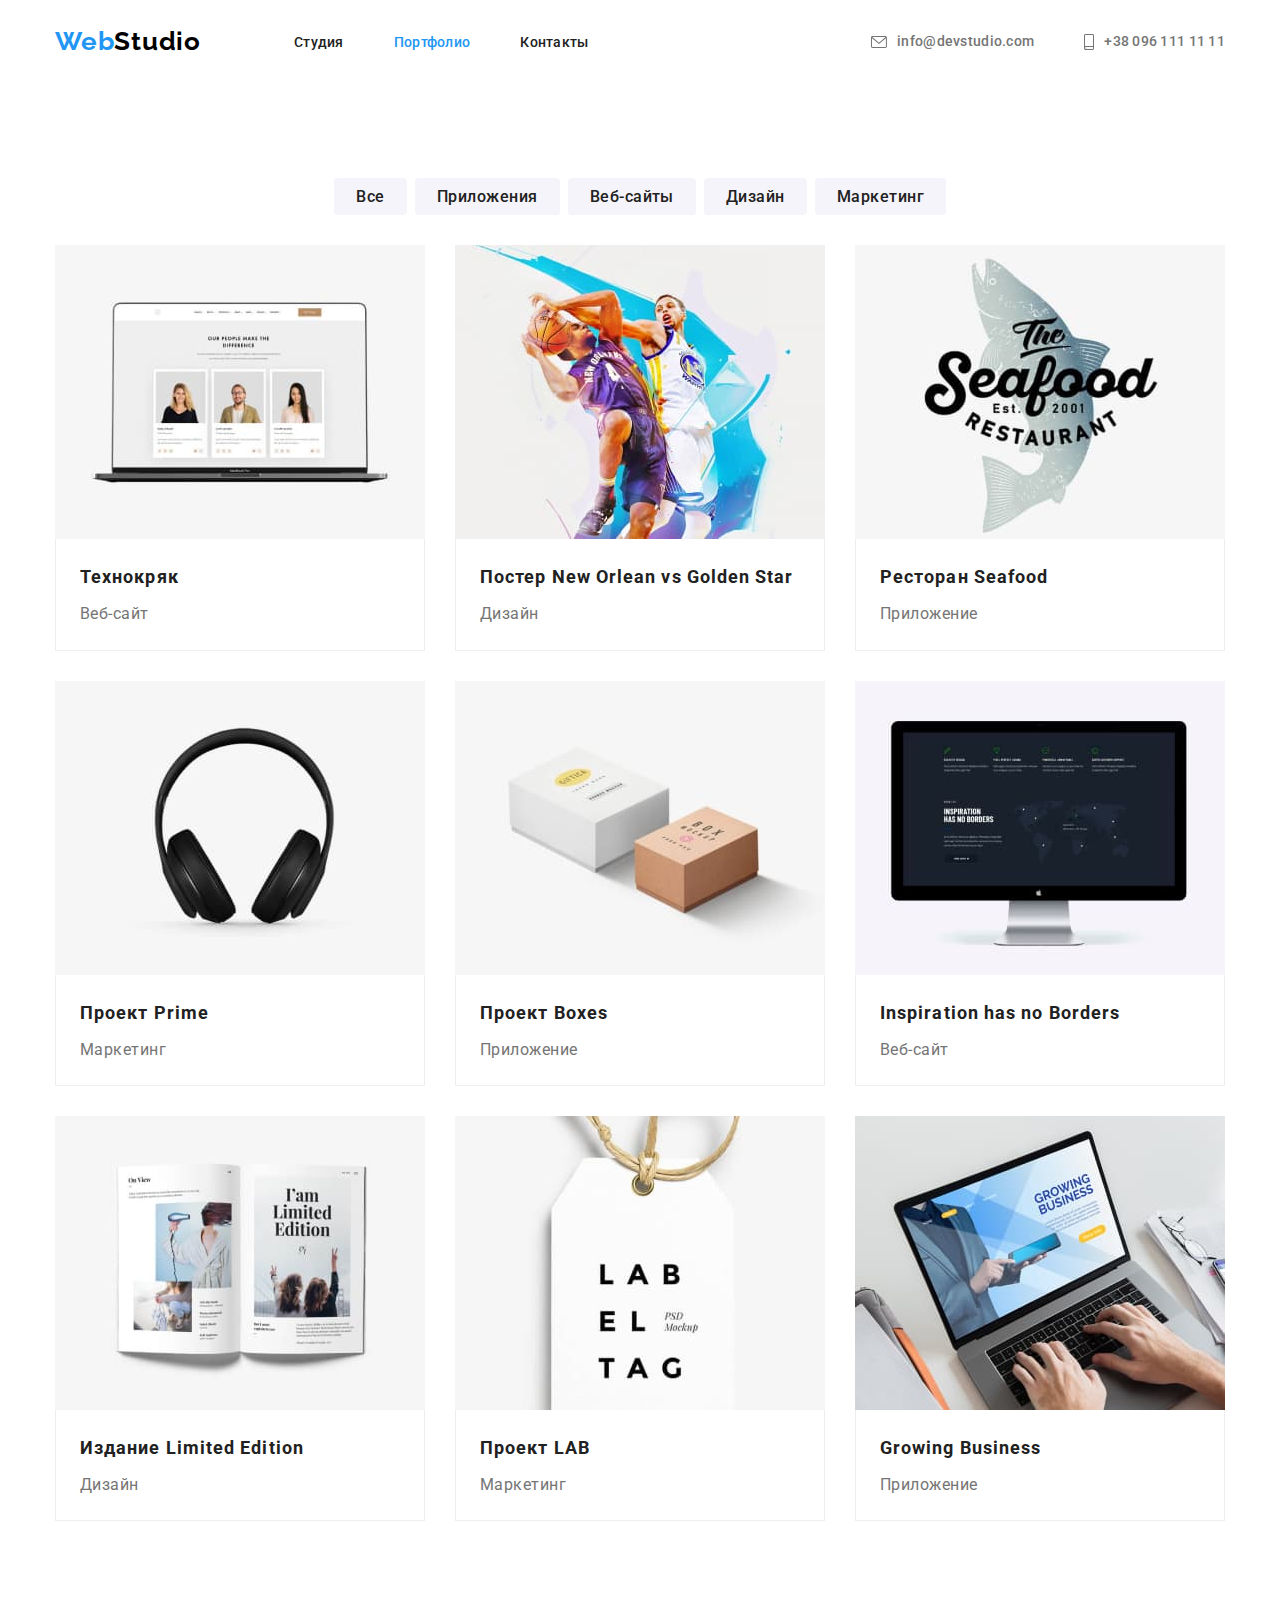
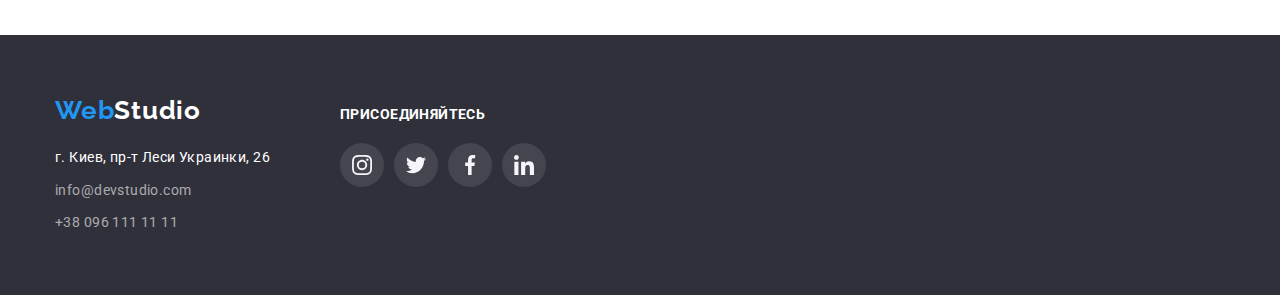
<file: portfolio.html>
<!DOCTYPE html>
<html lang="ru">
<head>
    <meta charset="UTF-8">
    <meta name="viewport" content="width=device-width, initial-scale=1.0">
    <title>WebStudio</title>
    <link rel="preconnect" href="https://fonts.gstatic.com">
    <link href="https://fonts.googleapis.com/css2?family=Raleway:wght@700&family=Roboto:wght@400;500;700;900&display=swap"
          rel="stylesheet">
    <link rel="stylesheet" href="./css/modern-normalize.css">
    <link rel="stylesheet" href="./css/common.css">
    <link rel="stylesheet" href="./css/portfolio.css" />
</head>
<body>
    <header class="page-header container">
        
            <nav class="nav-links">
                <a class="link-main" href="./index.html"><span class="part-web">Web</span>Studio</a>
                <ul class="list">
                    <li class="item"><a class="link studio" href="./index.html">Студия</a></li>
                    <li class="item"><a class="link portfoli current" href="./portfolio.html">Портфолио</a></li>
                    <li class="item"><a class="link contacts" href="">Контакты</a></li>
                </ul>
            </nav>
        
            <ul class="address list">
                <li class="item">
                    <a class="auth-items" href="mailto:info@devstudio.com">
                        <svg class="icon" width="16" height="12">
                            <use href="./images/sprite.svg#icon-envelope"></use>
                        </svg>
                        info@devstudio.com
                    </a>
                </li>
                <li class="item">
                    <a class="auth-items" href="tel:+380961111111">
                        <svg class="icon" width="10" height="16">
                            <use href="./images/sprite.svg#icon-smartphone"></use>
                        </svg>
                        +38 096 111 11 11
                    </a>
                </li>
            </ul>
        
    </header>

<main>
    <!-- Portfolio -->
    <section class="section-portfolio" >
       <div class="container">
            <h1 class="visually-hidden">Portfolio</h1>
            <ul class="list buttons">
                <li class="section-button"><button type="button">Все</button></li>
                <li class="section-button"><button type="button">Приложения</button></li>
                <li class="section-button"><button type="button">Веб-сайты</button></li>
                <li class="section-button"><button type="button">Дизайн</button></li>
                <li class="section-button"><button type="button">Маркетинг</button></li>
            </ul>
       </div>
    
       <div class="container" >
            <ul class="projects-list list">

                <li class="card">
                    <a href="">
                        <div class="card-thumb">
                            <img src="./images/web-site.jpg" alt="Lap top picture"> 
                        </div>                        
                        <div class="card-content">
                            <h2 class="title">Технокряк</h2>
                            <p class="type">Веб-сайт</p>
                        </div>
                    </a>
                </li>

                <li class="card">
                    <a href="">
                        <div class="card-thumb">
                            <img src="./images/design.jpg" alt="Steffan Curry Warriors picture">
                        </div>
                        <div class="card-content">
                            <h2 class="title">Постер New Orlean vs Golden Star</h2>
                            <p class="type">Дизайн</p>
                        </div>
                    </a>
                </li>

                <li class="card">
                    <a href="">
                        <div class="card-thumb">
                            <img src="./images/app.jpg" alt="Sea Food restaurant logo">
                        </div>
                        <div class="card-content"> 
                            <h2 class="title">Ресторан Seafood</h2>
                            <p class="type">Приложение</p>
                        </div>
                    </a>
                </li>

                <li class="card">
                    <a href="">
                        <div class="card-thumb">
                            <img src="./images/marketing.jpg" alt="Headphones picture">
                        </div>
                        <div class="card-content">
                            <h2 class="title">Проект Prime</h2>
                            <p class="type">Маркетинг</p>
                        </div>
                    </a>
                </li>

                <li class="card">
                    <a href="">
                        <div class="card-thumb">
                            <img src="./images/app-2.jpg" alt="Box picture">
                        </div>
                        <div class="card-content">
                            <h2 class="title">Проект Boxes</h2>
                            <p class="type">Приложение</p>
                        </div>
                    </a>
                </li>

                <li class="card">
                    <a href="">
                        <div class="card-thumb">
                            <img src="./images/website-2.jpg" alt="Monitor picture">
                        </div>
                        <div class="card-content">
                            <h2 class="title">Inspiration has no Borders</h2>
                            <p class="type">Веб-сайт</p>
                        </div>
                    </a>
                </li>

                <li class="card">
                    <a href="">
                        <div class="card-thumb">
                            <img src="./images/design-2.jpg" alt="Book picture">
                        </div>
                        <div class="card-content">
                            <h2 class="title">Издание Limited Edition</h2>
                            <p class="type">Дизайн</p>
                        </div>
                    </a>
                </li>

                <li class="card">
                    <a href="">
                        <div class="card-thumb">
                            <img src="./images/marketing-2.jpg" alt="Label picture">
                        </div>
                        <div class="card-content">
                            <h2 class="title">Проект LAB</h2>
                            <p class="type">Маркетинг</p>
                        </div>
                    </a>
                </li>

                <li class="card">
                    <a href="">
                        <div class="card-thumb">
                            <img src="./images/app-3.jpg" alt="Lap top picture">
                        </div>
                        <div class="card-content">
                            <h2 class="title">Growing Business</h2>
                            <p class="type">Приложение</p>
                        </div>
                    </a>
                </li>

            </ul>
       </div>
       
    </section>
</main>

<footer>
   <div class="footer-wraper">
        <div>
            <a class="logo-link" href="https://kovalenko-23.github.io/goit-markup-hw-01/">
                <span class="part-web">Web</span>Studio</a>
            <address class="auth-nav">
                <p class="city"><span class="city-address">г. Киев, пр-т Леси Украинки, 26</span> <br />
                    <a class="auth mail" href="mailto:info@devstudio.com">info@devstudio.com</a> <br />
                    <a class="auth" href="tel:+380961111111">+38 096 111 11 11</a>
                </p>
            </address>
        </div>
        
        <div class="social-links">
            <p class="social-links title">ПРИСОЕДИНЯЙТЕСЬ</p>
            <ul class="buttons">
        
                <li class="button">
                    <a class="social-button" href="">
                        <svg class="icon" width="20" height="20">
                            <use href="./images/sprite.svg#icon-instagram-2"></use>
                        </svg>
                    </a>
                </li>
        
                <li class="button">
                    <a class="social-button" href="">
                        <svg class="icon" width="20" height="20">
                            <use href="./images/sprite.svg#icon-twitter-1"></use>
                        </svg>
                    </a>
                </li>
        
                <li class="button">
                    <a class="social-button" href="">
                        <svg class="icon" width="20" height="20">
                            <use href="./images/sprite.svg#icon-facebook-1"></use>
                        </svg>
                    </a>
                </li>
        
                <li class="button">
                    <a class="social-button" href="">
                        <svg class="icon" width="20" height="20">
                            <use href="./images/sprite.svg#icon-linkedin-1"></use>
                        </svg>
                    </a>
                </li>
            </ul>
        </div>
   </div>
</footer>
</body>
</html>
</file>
<file: css/common.css>
:root {
  --primary-text-color: #757575;
  --primary-title-color: #212121;
  --alt-logo-color: #2196f3;
  --bcg-button-color: #f5f4fa;
  --bcg-color: #f5f4fa;
  --primary-white-color: #fff;
  --alt-bcg-color: #2f303a;
  --address-items-color: rgb(255, 255, 255, 0.6);
  --social-links-color-1: #afb1b8;
}

body {
  background-color: var(--primary-white-color);
  color: var(--primary-text-color);
  font-family: Roboto, sans-serif;
}

.visually-hidden {
  position: absolute;
  width: 1px;
  height: 1px;
  margin: -1px;
  border: 0;
  padding: 0;

  white-space: nowrap;
  clip-path: inset(100%);
  clip: rect(0 0 0 0);
  overflow: hidden;
}

.list {
  margin: 0;
  padding: 0;
  list-style: none;
  display: block;
}

.container {
  margin: 0 auto;
  width: 1200px;
  padding-left: 15px;
  padding-right: 15px;
  /* outline: 2px solid tomato; */
}

h1,
h2,
h3,
h4,
h5,
p {
  margin: 0;
  padding: 0;
}

img {
  display: block;
  height: auto;
  max-width: 100%;
}
/*===NAVIGATION===*/
.page-header .list {
  align-items: center;
}

.page-header.container {
  padding-left: 15px;
  padding-right: 15px;
  padding-top: 24px;
  padding-bottom: 24px;
  display: flex;
}

.page-header .list {
  display: flex;
}

.nav-links {
  display: flex;
}

/* Web Studio link */
.link-main {
  display: flex;
  align-items: center;
  margin-right: 93px;
}

.part-web {
  color: var(--alt-logo-color);
}

/* super cool option */
.page-header .item + .item {
  margin-left: 50px;
}

.link-main:focus,
.link-main:hover {
  color: #000;
}

.nav-links .link:hover,
.nav-links .link:focus,
.nav-links .link.current,
.address a:hover,
.address a:focus {
  color: #2196f3;
}

.address a {
  color: var(--primary-text-color);
  font-weight: 500;
  font-size: 14px;
  line-height: 1.14;
  letter-spacing: 0.02em;
}

.nav-links .link-main {
  color: #000;
  font-family: Raleway;
  font-weight: bold;
  font-size: 26px;
  line-height: 1.38;
  letter-spacing: 0.03em;
}

a,
.nav-links .link {
  text-decoration: none;
}

.nav-links .link {
  color: var(--primary-title-color);
  font-weight: 500;
  font-size: 14px;
  line-height: 1.14;
  letter-spacing: 0.02em;
}

/* Address list */

.auth-items {
  display: flex;
  align-items: center;
}

.address.list .icon {
  fill: currentColor;
  margin-right: 10px;
}

.address .item:hover {
  fill: var(--alt-logo-color);
}

.address.list {
  display: flex;
  justify-content: flex-end;
  margin-left: auto;
}

/*====MAIN====*/

/*===HERO===*/
.overlay {
  text-align: center;
  padding-bottom: 200px;
  padding-top: 200px;
  max-width: 1600px;
  height: 600px;
  margin-left: auto;
  margin-right: auto;
  background-image: linear-gradient(
      to right,
      rgba(47, 48, 58, 0.4),
      rgba(47, 48, 58, 0.4)
    ),
    url(../images/hero-background.jpg);
}

.section-hero .section-title {
  color: var(--primary-white-color);
  font-weight: 900;
  font-size: 44px;
  line-height: 1.36;
  text-align: center;
  letter-spacing: 0.06em;
  text-transform: uppercase;
  margin-bottom: 30px;
  margin-top: 0;
}

.button-order {
  border-radius: 4px;
  border: none;
  padding: 10px 32px;
  min-width: 200px;

  background-color: var(--alt-logo-color);
  color: var(--primary-white-color);
  font-weight: bold;
  font-size: 16px;
  line-height: 1.87;
  align-items: center;
  text-align: center;
  letter-spacing: 0.06em;
}

.section-hero button:hover,
.section-hero button:focus {
  background-color: var(--bcg-button-color);
  color: var(--primary-title-color);
}

/* Section Advantages */

.section-advantages .list {
  display: flex;
  justify-content: space-between;
}

.list.advantages > .item:not(:last-child) {
  margin-right: 30px;
}

.list.advantages > .item {
  width: 270px;
}

.item-icon {
  display: flex;
  align-items: center;
  background-color: var(--bcg-button-color);
  padding: 25px 100px;
  margin-bottom: 30px;
}

.list.advantages .icon {
  padding: 0;
  border: none;
  margin: 0;
}

.section-advantages .section-item {
  color: var(--primary-title-color);
  font-weight: bold;
  font-size: 14px;
  line-height: 1.14;
  letter-spacing: 0.03em;
  text-transform: uppercase;
}

.section-advantages {
  padding-top: 94px;
  padding-bottom: 94px;
}

.section-advantages .section-item {
  margin-top: 0;
  margin-bottom: 10px;
}

.section-advantages .section-text {
  margin-top: 0;
  margin-bottom: 0;
}

.section-item.top {
  margin-top: 0;
}

.section-advantages .section-text {
  color: var(--primary-text-color);
  font-style: normal;
  font-weight: normal;
  font-size: 14px;
  line-height: 1.7;
  letter-spacing: 0.03em;
}

/* Activities section */
.section-activities .list {
  display: flex;
  justify-content: space-between;
}

.section-activities {
  padding-bottom: 94px;
}

.section-activities .section-title {
  color: var(--primary-title-color);
  font-weight: bold;
  text-align: center;
  font-size: 36px;
  line-height: 1.16;
  letter-spacing: 0.03em;
  margin-bottom: 50px;
}

/* Our Team section */
.section-team .list {
  display: flex;
  justify-content: space-between;
}

.section-team {
  background-color: var(--bcg-color);
  padding-top: 94px;
  padding-bottom: 94px;
}

.section-team .worker {
  background-color: var(--primary-white-color);
  box-shadow: 0px 1px 3px rgba(0, 0, 0, 0.12), 0px 1px 1px rgba(0, 0, 0, 0.14),
    0px 2px 1px rgba(0, 0, 0, 0.2);
  border-radius: 0px 0px 4px 4px;
}

.section-team .worker:not(:last-child) {
  margin-right: 30px;
}

.worker-info {
  padding: 30px 32px;
}

.section-team .section-title {
  color: var(--primary-title-color);
  font-weight: bold;
  font-size: 36px;
  line-height: 1.16;
  text-align: center;
  letter-spacing: 0.03em;
  margin-bottom: 50px;
}

.section-team .section-item {
  color: var(--primary-title-color);
  font-weight: 500;
  font-size: 16px;
  line-height: 0.84;
  text-align: center;
  letter-spacing: 0.03em;
  margin-bottom: 10px;
}

.section-team .section-text {
  color: var(--primary-text-color);
  font-weight: normal;
  font-size: 16px;
  line-height: 1.2;
  text-align: center;
  letter-spacing: 0.03em;
  margin-bottom: 16px;
}

/* Social links */
.list-socials {
  display: flex;
  justify-content: space-around;
  padding: 0;
}

.list-socials .social-item:not(:last-child) {
  margin-right: 10px;
}

.social-item > .item {
  display: flex;
  align-items: center;
  justify-content: center;
  border: none;
  padding: 0;
  width: 44px;
  height: 44px;
  border-radius: 50%;
  color: var(--social-links-color-1);
}

.social-item > .item:hover,
.social-item > .item:focus {
  background-color: var(--alt-logo-color);
  color: var(--primary-white-color);
}

.social-item .icon {
  fill: currentColor;
}

/*===Clients section=== */
.section-clients .container {
  padding-top: 98px;
  padding-bottom: 92px;
  margin-left: auto;
  margin-right: auto;
}

.section-clients .section-title {
  color: var(--primary-title-color);
  font-weight: bold;
  font-size: 36px;
  line-height: 1.2;
  text-align: center;
  letter-spacing: 0.03em;

  margin-bottom: 50px;
}

.clients-list {
  display: flex;
  margin: 0;
  padding: 0;
}

.clients-list .client:not(:last-child) {
  margin-right: 30px;
}

.clients-list .button {
  width: 170px;
  height: 90px;
  border: 1px var(--social-links-color-1) solid;
  border-radius: 4px;
  display: flex;
  justify-content: center;
  align-items: center;
  color: var(--social-links-color-1);
}

.clients-list .button:hover,
.clients-list .button:focus {
  color: var(--alt-logo-color);
  background-color: var(--primary-white-color);
  border-color: var(--alt-logo-color);
}

.clients-list .icon {
  fill: currentColor;
}

/*===Footer===*/
footer {
  background-color: #2f303a;
}

.footer-wraper {
  display: flex;
  align-items: baseline;
  width: 1200px;
  padding-top: 60px;
  padding-bottom: 60px;
  padding-left: 15px;
  padding-right: 15px;
  margin-left: auto;
  margin-right: auto;
}

.city {
  color: var(--primary-white-color);
}

.logo-link {
  display: inline-block;
  color: var(--primary-white-color);
  font-family: Raleway;
  font-weight: bold;
  font-size: 26px;
  line-height: 1.2;
  letter-spacing: 0.03em;
  margin-bottom: 20px;
}

.auth-nav .city {
  font-weight: normal;
  font-size: 14px;
  line-height: 1.7;
  letter-spacing: 0.03em;
}

.logo-link:hover,
.logo-link:focus {
  color: var(--primary-white-color);
}

.auth-nav .auth {
  color: var(--address-items-color);
}

footer a:hover,
footer a:focus {
  color: var(--alt-bcg-color);
}

.city-address {
  display: inline-block;
  margin-bottom: 9px;
}

.auth.mail {
  margin-bottom: 9px;
  display: inline-block;
}

.social-links {
  margin-left: 70px;
}

.social-links.title {
  color: var(--primary-white-color);
  margin-bottom: 20px;
  margin-left: 0;
  font-style: normal;
  font-weight: bold;
  font-size: 14px;
  line-height: 1.14;
  letter-spacing: 0.03em;
  text-transform: uppercase;
}

.social-links .buttons {
  display: flex;
  margin: 0;
  padding: 0;
}

.button .social-button {
  display: flex;
  align-items: center;
  justify-content: center;
  width: 44px;
  height: 44px;
  fill: var(--bcg-button-color);
  background-color: rgba(255, 255, 255, 0.1);
  border-radius: 50%;
}

.button .social-button:hover,
.button .social-button:focus {
  fill: var(--primary-white-color);
  background-color: var(--alt-logo-color);
}

.social-links .button:not(:last-child) {
  margin-right: 10px;
}
</file>
<file: css/portfolio.css>
:root {
  --primary-text-color: #757575;
  --primary-title-color: #212121;
  --alt-logo-color: #2196f3;
  --bcg-button-color: #f5f4fa;
  --alt-bcg-color: #f5f4fa;
  --primary-white-color: #fff;
  --footer-bcg-color: #2f303a;
}

a {
  text-decoration: none;
}

body {
  background-color: var(--primary-white-color);
  color: var(--primary-text-color);
  font-family: Roboto, sans-serif;
}

li {
  display: block;
}

.list {
  margin: 0;
  padding: 0;
  list-style: none;
}

.container {
  margin: 0 auto;
  width: 1200px;
  padding-left: 15px;
  padding-right: 15px;
  /* outline: 2px solid tomato; */
}

img {
  display: block;
  height: auto;
  max-width: 100%;
}

/* Web Studio link */
.link-main {
  display: flex;
  align-items: center;
  margin-right: 93px;
}

.section-portfolio:first-child {
  padding-top: 94px;
  padding-bottom: 20px;
}

.section-portfolio .list.buttons {
  display: flex;
  justify-content: center;
}

.section-portfolio .section-button {
  color: var(--primary-title-color);
  font-family: inherit;
  font-weight: 500;
  font-size: 16px;
  line-height: 1.6;
  text-align: center;
  letter-spacing: 0.03em;
  border-radius: 4px;
}

/* Address list */
.address.list {
  justify-content: flex-end;
}

/* Buttons */
.list > .section-button:not(:last-child) {
  margin-right: 8px;
}

/* ===MAIN=== */
/* ===Cards=== */

.section-portfolio:last-child {
  margin-bottom: 94px;
}

.card-thumb {
  width: 370px;
}

.card-content {
  padding: 20px 24px;
  border-bottom: 1px solid #eeeeee;
  border-left: 1px solid #eeeeee;
  border-right: 1px solid #eeeeee;
}

.projects-list {
  display: flex;
  flex-wrap: wrap;
  margin-top: -30px;
  justify-content: space-between;
  padding-bottom: 94px;
  padding: 0;
  margin: 0;
  /* outline: 1px solid tomato; */
}

.projects-list > .card {
  flex-basis: calc(100% / 3 - 30px);
  margin-top: 30px;
}

.projects-list > .card:hover {
  box-shadow: 0px 1px 1px rgba(0, 0, 0, 0.12), 0px 4px 4px rgba(0, 0, 0, 0.06),
    1px 4px 6px rgba(0, 0, 0, 0.16);
}

.projects-list .title {
  color: var(--primary-title-color);
  font-weight: bold;
  font-size: 18px;
  line-height: 2;
  letter-spacing: 0.06em;
}

.projects-list .type {
  color: var(--primary-text-color);
  font-style: normal;
  font-weight: normal;
  font-size: 16px;
  line-height: 1.88;
  letter-spacing: 0.03em;
  margin-top: 4px;
}

.projects-list {
  margin: 0;
  padding: 0;
  list-style: none;
}

.list.buttons button {
  display: inline-block;
  border-radius: 4px;
  border: none;
  padding: 6px 22px;
  min-width: 73px;

  background-color: var(--bcg-button-color);
  color: var(--primary-title-color);
  font-style: normal;
  font-weight: 500;
  font-size: 16px;
  line-height: 1.6;
  text-align: center;
  letter-spacing: 0.03em;
}

.section-button button:hover,
.section-button button:focus {
  color: var(--primary-white-color);
  background-color: var(--alt-logo-color);
  border-radius: 4px;
  box-shadow: 0px 3px 1px rgba(0, 0, 0, 0.1), 0px 1px 2px rgba(0, 0, 0, 0.08),
    0px 2px 2px rgba(0, 0, 0, 0.12);
  cursor: pointer;
  outline: none;
}

.city-address {
  display: inline-block;
  margin-bottom: 9px;
}

.auth.mail {
  margin-bottom: 9px;
  display: inline-block;
}
</file>
